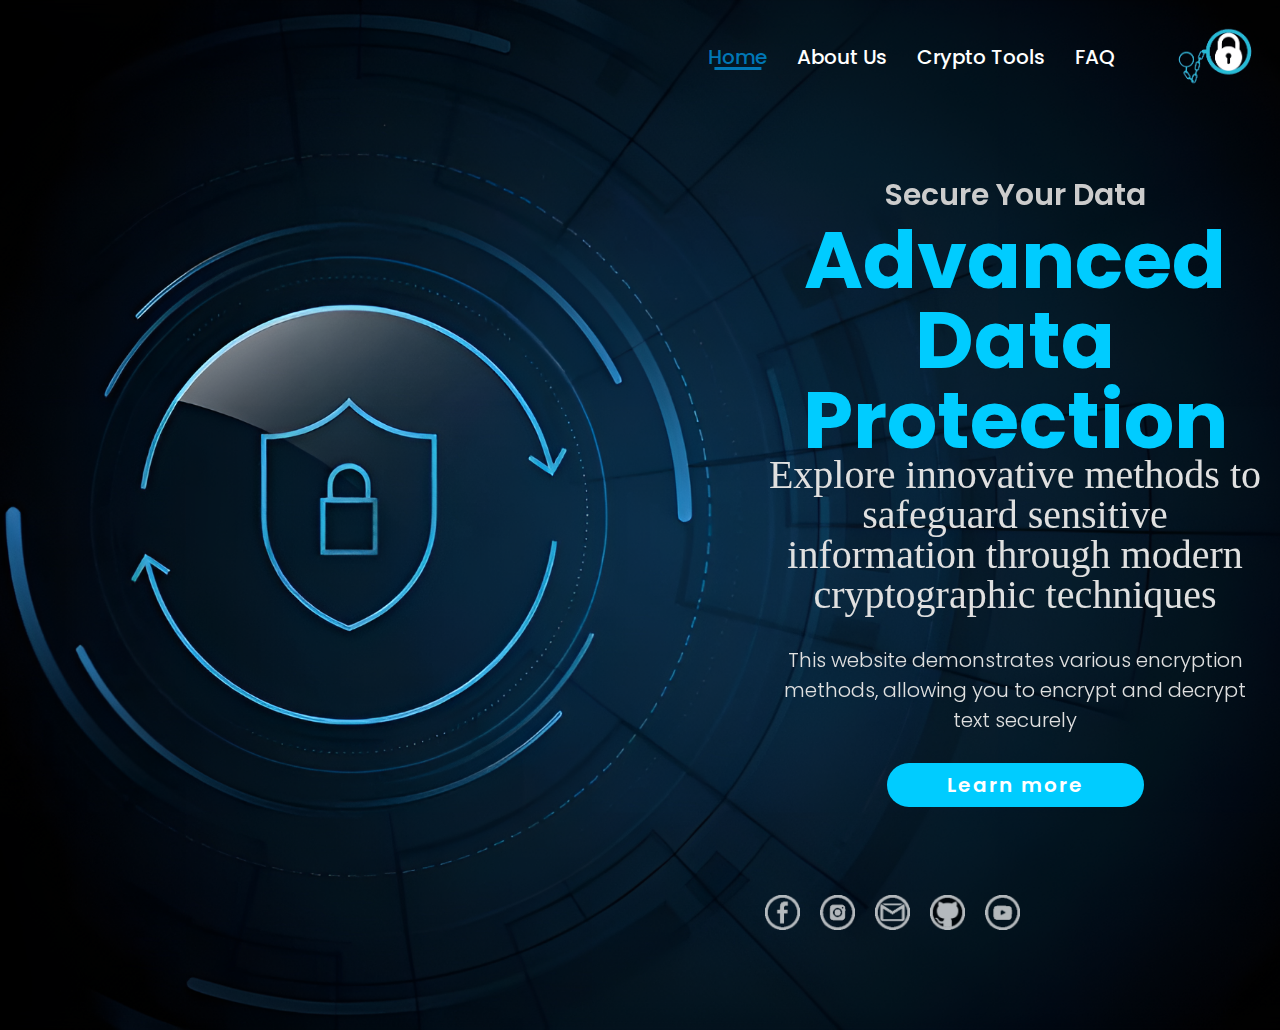
<file: index.html>
<!DOCTYPE html>
<html lang="en">
<head>
    <meta charset="UTF-8">
    <meta name="viewport" content="width=device-width, initial-scale=1.0">

    <link rel="stylesheet" href="css/nullstyle.css">
    <link rel="stylesheet" href="css/style.css">
    <link rel="stylesheet" href="css/media.css">

    <link href="https://fonts.googleapis.com/css2?family=Poppins:wght@400;500;600;700&display=swap" rel="stylesheet">

    <link rel="icon" type="image/x-icon" href="image/icon.ico">
    <title>Crypto Monocle</title>
</head>
<body>
    <div class="wrapper-home">
        <header class="header">
            <div class="container">
                <div class="header_inner">
                    <nav class="menu">
                        <ul class="menu_list">
                            <li class="menu_item">
                                <a href="index.html" class="menu_link active">Home</a>
                            </li>
                            <li class="menu_item">
                                <a href="about.html" class="menu_link">About Us</a>
                            </li>
                            <li class="menu_item">
                                <a href="#" class="menu_link">Crypto Tools</a>
                            </li>
                            <li class="menu_item">
                                <a href="faq.html" class="menu_link">FAQ</a>
                            </li>
                        </ul>
                    </nav>
                    <a href="index.html" class="header_logo">
                        <img src="image/logo.png" alt="logo" class="logo_img">
                    </a>
                    <div class="header_burger">
                        <span></span>
                    </div>
                </div>
            </div>
        </header>

        <main class="main">

            <section class="home">
                <div class="container">
                    <div class="home_inner">
                        <div class="home_subtitle">Secure Your Data</div>
                        <h1 class="home_title">Advanced Data Protection</h1>
                        <div class="home_descr">Explore innovative methods to safeguard sensitive information through modern cryptographic techniques</div>
                        <p class="home_text">This website demonstrates various encryption methods, allowing you to encrypt and decrypt text securely</p>
                        <div class="home_button">
                            <a href="about.html" class="home_link">Learn more</a>
                        </div>
                        <div class="home_social">
                            <a href="#" class="home_social--link">
                                <img src="image/icon/Facebook.png" alt="social" class="social_img">
                            </a>
                            <a href="#" class="home_social--link">
                                <img src="image/icon/Instagram.png" alt="social" class="social_img">
                            </a>
                            <a href="#" class="home_social--link tooltip" id="copy-email">
                                <img src="image/icon/Gmail.png" alt="social" class="social_img">
                                <span class="tooltip-text">Email: cryptomonocle@gmail.com</span>
                            </a>
                            <a href="#" class="home_social--link">
                                <img src="image/icon/Github.png" alt="social" class="social_img">
                            </a>
                            <a href="#" class="home_social--link">
                                <img src="image/icon/Youtube.png" alt="social" class="social_img">
                            </a>
                        </div>
                    </div>
                </div>
            </section>
        </main>
    </div>

    <script src="js/scrollreveal.min.js"></script>
	<script src="https://code.jquery.com/jquery-3.6.1.min.js"></script>
	<script src="js/slick.min.js"></script>
	<script src="js/script.js"></script>
</body>
</html>
</file>
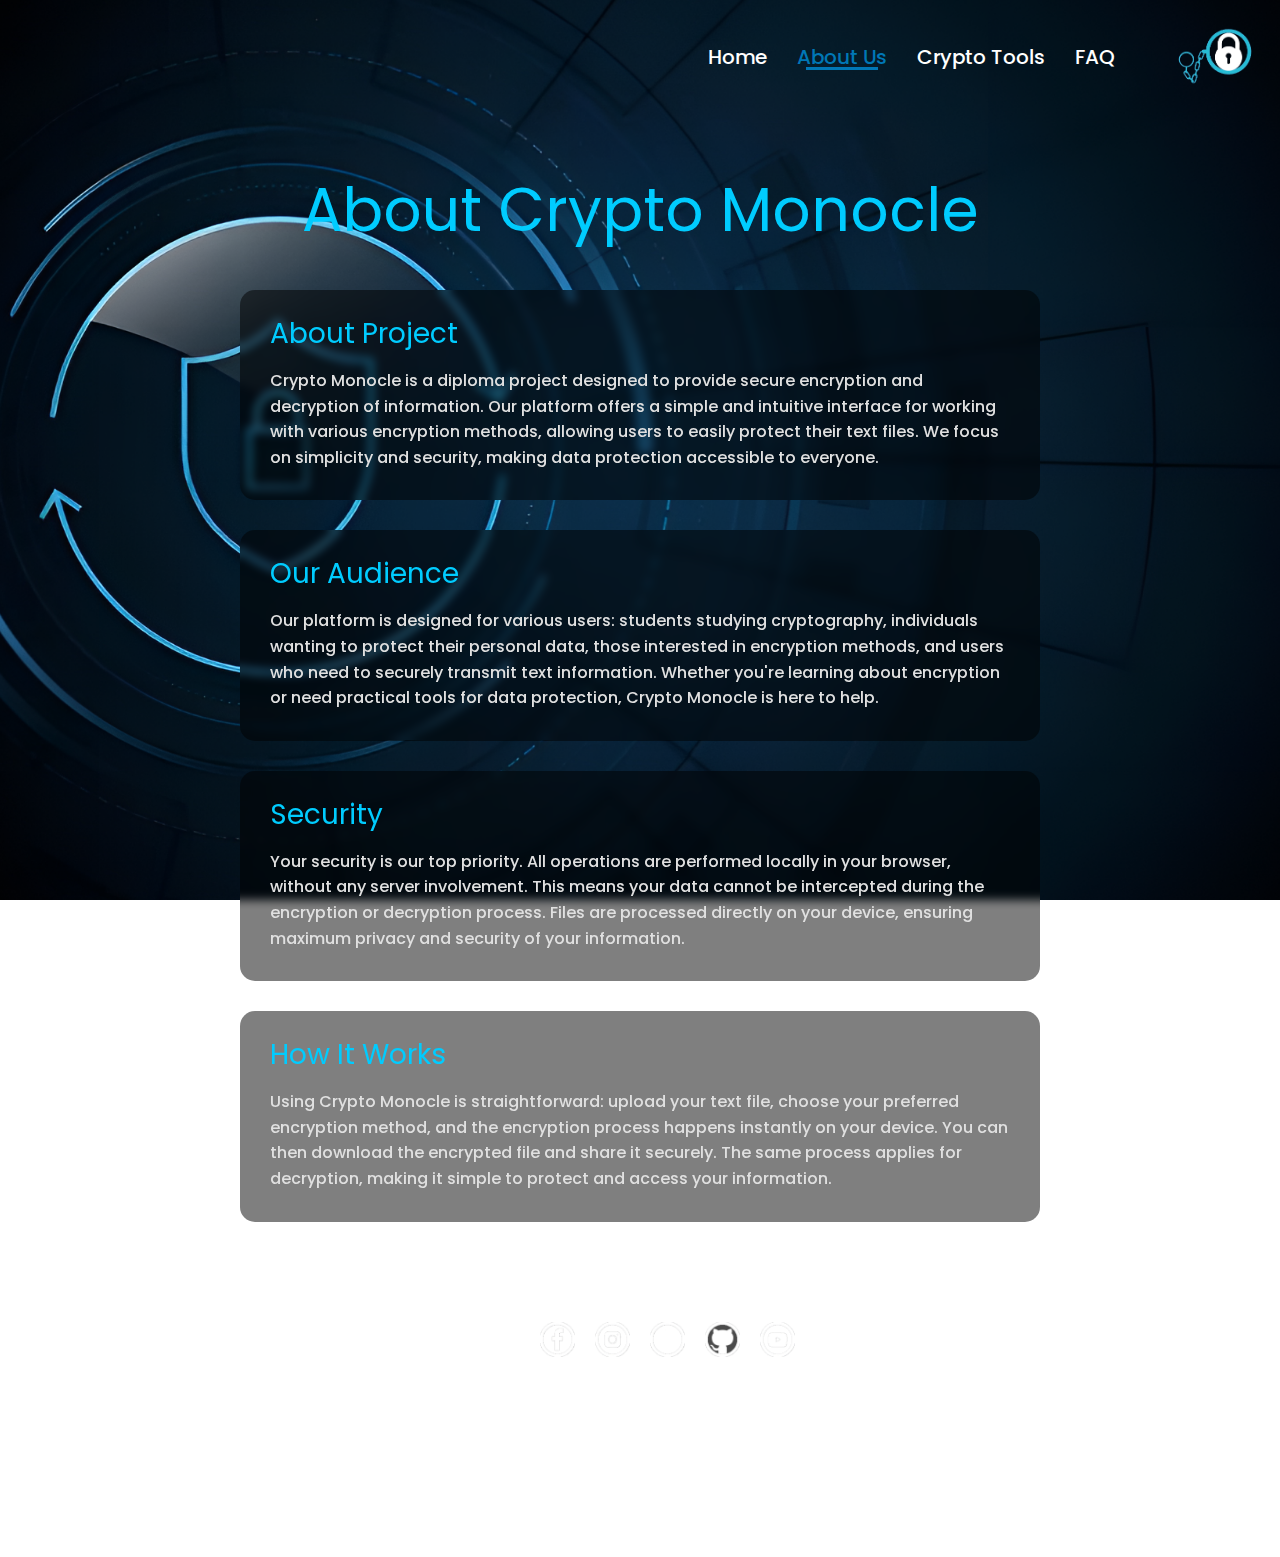
<file: about.html>
<!DOCTYPE html>
<html lang="en">
<head>
    <meta charset="UTF-8">
    <meta name="viewport" content="width=device-width, initial-scale=1.0">

    <link rel="stylesheet" href="css/nullstyle.css">
    <link rel="stylesheet" href="css/style.css">
    <link rel="stylesheet" href="css/media.css">

    <link href="https://fonts.googleapis.com/css2?family=Poppins:wght@400;500;600;700&display=swap" rel="stylesheet">

    <link rel="icon" type="image/x-icon" href="image/icon.ico">
    <title>About Us</title>
</head>
<body>
    <div class="wrapper">
        <header class="header">
            <div class="container">
                <div class="header_inner">
                    <nav class="menu">
                        <ul class="menu_list">
                            <li class="menu_item">
                                <a href="index.html" class="menu_link">Home</a>
                            </li>
                            <li class="menu_item">
                                <a href="about.html" class="menu_link active">About Us</a>
                            </li>
                            <li class="menu_item">
                                <a href="#" class="menu_link">Crypto Tools</a>
                            </li>
                            <li class="menu_item">
                                <a href="faq.html" class="menu_link">FAQ</a>
                            </li>
                        </ul>
                    </nav>
                    <a href="index.html" class="header_logo">
                        <img src="image/logo.png" alt="logo" class="logo_img">
                    </a>
                    <div class="header_burger">
                        <span></span>
                    </div>
                </div>
            </div>
        </header>

        <main class="main">

            <section class="about">
                <div class="container">
                    <div class="about_inner">
                        <h1 class="about_title">About Crypto Monocle</h1>
                        
                        <div class="about_block">
                            <h2 class="about_subtitle">About Project</h2>
                            <p class="about_text">
                                Crypto Monocle is a diploma project designed to provide secure encryption and decryption of information. Our platform offers a simple and intuitive interface for working with various encryption methods, allowing users to easily protect their text files. We focus on simplicity and security, making data protection accessible to everyone.
                            </p>
                        </div>

                        <div class="about_block">
                            <h2 class="about_subtitle">Our Audience</h2>
                            <p class="about_text">
                                Our platform is designed for various users: students studying cryptography, individuals wanting to protect their personal data, those interested in encryption methods, and users who need to securely transmit text information. Whether you're learning about encryption or need practical tools for data protection, Crypto Monocle is here to help.
                            </p>
                        </div>

                        <div class="about_block">
                            <h2 class="about_subtitle">Security</h2>
                            <p class="about_text">
                                Your security is our top priority. All operations are performed locally in your browser, without any server involvement. This means your data cannot be intercepted during the encryption or decryption process. Files are processed directly on your device, ensuring maximum privacy and security of your information.
                            </p>
                        </div>

                        <div class="about_block">
                            <h2 class="about_subtitle">How It Works</h2>
                            <p class="about_text">
                                Using Crypto Monocle is straightforward: upload your text file, choose your preferred encryption method, and the encryption process happens instantly on your device. You can then download the encrypted file and share it securely. The same process applies for decryption, making it simple to protect and access your information.
                            </p>
                        </div>
                        <div class="home_inner">
                            <div class="home_social">
                                <a href="#" class="home_social--link">
                                    <img src="image/icon/Facebook.png" alt="social" class="social_img">
                                </a>
                                <a href="#" class="home_social--link">
                                    <img src="image/icon/Instagram.png" alt="social" class="social_img">
                                </a>
                                <a href="#" class="home_social--link tooltip" id="copy-email">
                                    <img src="image/icon/Gmail.png" alt="social" class="social_img">
                                    <span class="tooltip-text">Email: cryptomonocle@gmail.com</span>
                                </a>
                                <a href="#" class="home_social--link">
                                    <img src="image/icon/Github.png" alt="social" class="social_img">
                                </a>
                                <a href="#" class="home_social--link">
                                    <img src="image/icon/Youtube.png" alt="social" class="social_img">
                                </a>
                            </div>
                        </div>
                    </div>
                </div>
            </section>
        </main>
    </div>

    <script src="js/scrollreveal.min.js"></script>
    <script src="https://code.jquery.com/jquery-3.6.1.min.js"></script>
    <script src="js/slick.min.js"></script>
    <script src="js/script.js"></script>
</body>
</html>
</file>
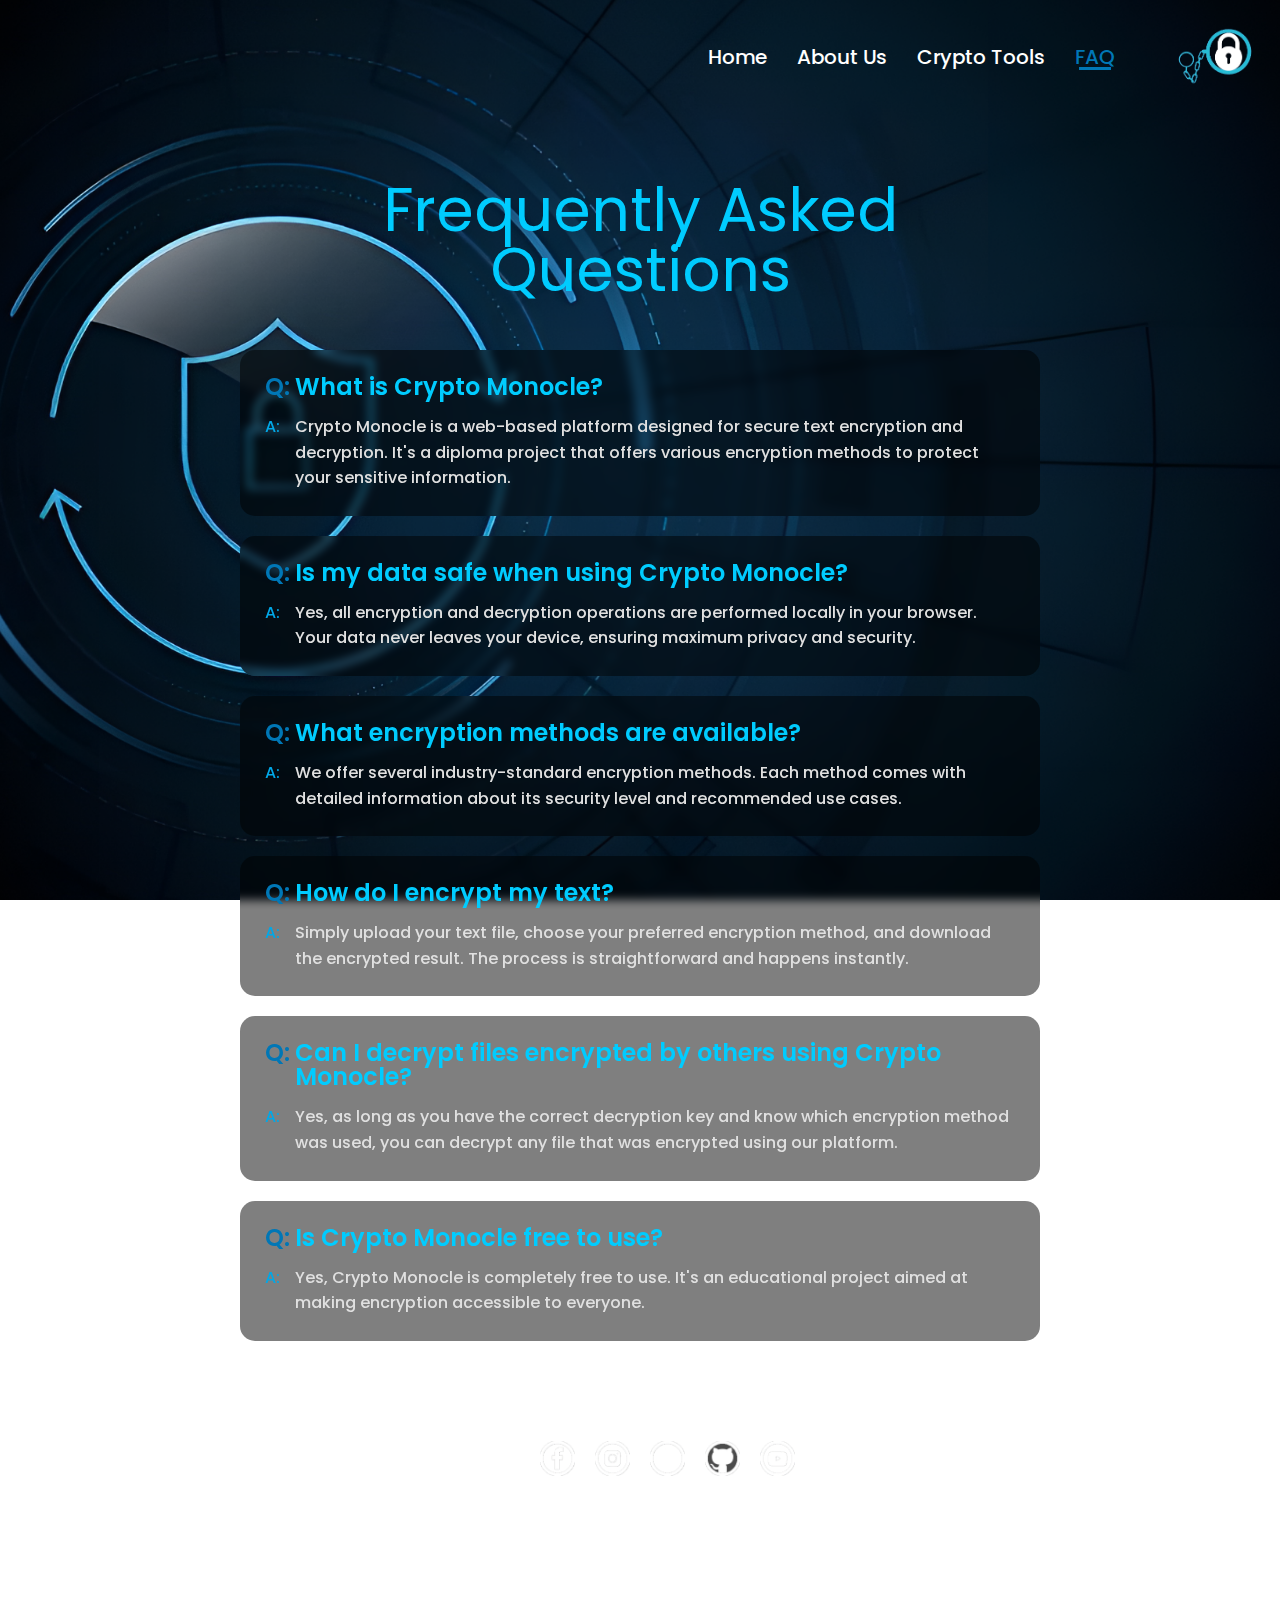
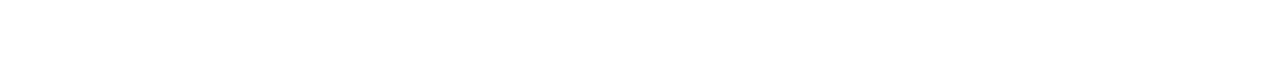
<file: faq.html>
<!DOCTYPE html>
<html lang="en">
<head>
    <meta charset="UTF-8">
    <meta name="viewport" content="width=device-width, initial-scale=1.0">

    <link rel="stylesheet" href="css/nullstyle.css">
    <link rel="stylesheet" href="css/style.css">
    <link rel="stylesheet" href="css/media.css">

    <link href="https://fonts.googleapis.com/css2?family=Poppins:wght@400;500;600;700&display=swap" rel="stylesheet">

    <link rel="icon" type="image/x-icon" href="image/icon.ico">
    <title>FAQ</title>
</head>
<body>
    <div class="wrapper">
        <header class="header">
            <div class="container">
                <div class="header_inner">
                    <nav class="menu">
                        <ul class="menu_list">
                            <li class="menu_item">
                                <a href="index.html" class="menu_link">Home</a>
                            </li>
                            <li class="menu_item">
                                <a href="about.html" class="menu_link">About Us</a>
                            </li>
                            <li class="menu_item">
                                <a href="#" class="menu_link">Crypto Tools</a>
                            </li>
                            <li class="menu_item">
                                <a href="faq.html" class="menu_link active">FAQ</a>
                            </li>
                        </ul>
                    </nav>
                    <a href="index.html" class="header_logo">
                        <img src="image/logo.png" alt="logo" class="logo_img">
                    </a>
                    <div class="header_burger">
                        <span></span>
                    </div>
                </div>
            </div>
        </header>

        <main class="main">

            <section class="faq">
                <div class="container">
                    <div class="faq_inner">
                        <h1 class="faq_title">Frequently Asked Questions</h1>
                        
                        <div class="faq_list">
                            <div class="faq_item">
                                <div class="faq_question">What is Crypto Monocle?</div>
                                <div class="faq_answer">Crypto Monocle is a web-based platform designed for secure text encryption and decryption. It's a diploma project that offers various encryption methods to protect your sensitive information.</div>
                            </div>

                            <div class="faq_item">
                                <div class="faq_question">Is my data safe when using Crypto Monocle?</div>
                                <div class="faq_answer">Yes, all encryption and decryption operations are performed locally in your browser. Your data never leaves your device, ensuring maximum privacy and security.</div>
                            </div>

                            <div class="faq_item">
                                <div class="faq_question">What encryption methods are available?</div>
                                <div class="faq_answer">We offer several industry-standard encryption methods. Each method comes with detailed information about its security level and recommended use cases.</div>
                            </div>

                            <div class="faq_item">
                                <div class="faq_question">How do I encrypt my text?</div>
                                <div class="faq_answer">Simply upload your text file, choose your preferred encryption method, and download the encrypted result. The process is straightforward and happens instantly.</div>
                            </div>

                            <div class="faq_item">
                                <div class="faq_question">Can I decrypt files encrypted by others using Crypto Monocle?</div>
                                <div class="faq_answer">Yes, as long as you have the correct decryption key and know which encryption method was used, you can decrypt any file that was encrypted using our platform.</div>
                            </div>

                            <div class="faq_item">
                                <div class="faq_question">Is Crypto Monocle free to use?</div>
                                <div class="faq_answer">Yes, Crypto Monocle is completely free to use. It's an educational project aimed at making encryption accessible to everyone.</div>
                            </div>
                        </div>

                        <div class="home_inner">
                            <div class="home_social">
                                <a href="#" class="home_social--link">
                                    <img src="image/icon/Facebook.png" alt="social" class="social_img">
                                </a>
                                <a href="#" class="home_social--link">
                                    <img src="image/icon/Instagram.png" alt="social" class="social_img">
                                </a>
                                <a href="#" class="home_social--link tooltip" id="copy-email">
                                    <img src="image/icon/Gmail.png" alt="social" class="social_img">
                                    <span class="tooltip-text">Email: cryptomonocle@gmail.com</span>
                                </a>
                                <a href="#" class="home_social--link">
                                    <img src="image/icon/Github.png" alt="social" class="social_img">
                                </a>
                                <a href="#" class="home_social--link">
                                    <img src="image/icon/Youtube.png" alt="social" class="social_img">
                                </a>
                            </div>
                        </div>
                    </div>
                </div>
            </section>
        </main>
    </div>

    <script src="js/scrollreveal.min.js"></script>
    <script src="https://code.jquery.com/jquery-3.6.1.min.js"></script>
    <script src="js/slick.min.js"></script>
    <script src="js/script.js"></script>
</body>
</html>
</file>
<file: css/nullstyle.css>
*{
	padding: 0;
	margin: 0;
	border: 0;
}

*,*::before,*::after{
	-moz-box-sizing: border-box;
	-webkit-box-sizing: border-box;
	box-sizing: border-box;
}

:focus:active{
	outline: none;
}
a:focus,a:active{
	outline: none;
}

nav,footer,header,aside{
	display: block;
}

html,body{
	height: 100%;
	width: 100%;
	font-size: 100%;
	line-height: 1;
	font-size: 20px;
	-ms-text-size-adjust: 100%;
	-moz-text-size-adjust: 100%;
	-webkit-text-size-adjust: 100%;
}

input,button,textarea{
	font-family: 'Poppins', sans-serif;
	outline: none;
}

input::-ms-clear{
	display: none;
}
button{
	cursor: pointer;
}
button::-moz-focus-inner{
	padding:0;border:0;
}
a, a:visited{
	text-decoration: none;
}
a:hover{
	text-decoration: none;
}
ul li{
	list-style: none;
}
img{
	vertical-align: top;
}
h1,h2,h3,h4,h5,h6{
	font-size: inherit;font-weight: 400;
}


body{
	font-family: 'Roboto Mono', monospace;
}
</file>
<file: css/style.css>
@font-face {
    font-family: "Reey";
    src: url('../fonts/ReeyRegular.woff2');
}

html{
    scroll-behavior: smooth;
}

body{
    font-family: "Poppins", sans-serif;
    font-weight: 500;
    color: #FFFFFF;
}

::-webkit-scrollbar{
    width: 10px;
}

::-webkit-scrollbar-track{
    background-color: #2C2F33;
}

::-webkit-scrollbar-thumb{
    background-color: #0077B6;
}

::-webkit-scrollbar-thumb:hover {
    background-color: #00A8E8;
}

.container{
    max-width: 1430px;
    margin: 0 auto;
    padding: 0 15px;
}

.wrapper{
    display: flex;
    flex-direction: column;
    min-height: 100vh;
    background-image: url('../image/background_fixed.png');
    background-repeat: no-repeat;
    background-size: cover;
    background-position: 40% 50%;
    background-attachment: fixed;
}

.wrapper-home{
    display: flex;
    flex-direction: column;
    min-height: 100vh;
    background-image: url('../image/background.png');
    background-repeat: no-repeat;
    background-size: cover;
    background-position: 40% 50%;
}

.main{
    min-height: 100%;
    flex: 1 1 auto;
}

.header{
    padding: 20px 0;
    height: 80px;
    width: 100%;
    top: 0;
    right: 0;
    position: relative;
    z-index: 5;
}

.home{
    padding-top: 100px;
}

.header_inner{
    display: flex;
    align-items: center;
    justify-content: end;
}

.menu_list{
    display: flex;
    align-items: center;
}

.menu_item{
    margin-left: 30px;
}

.menu_item:first-child{
    margin-left: 0;
}

.menu_link{
    color: #FFFFFF;
    font-size: 20px;
    position: relative;
}

.menu_link::after{
    content: '';
    display: block;
    position: absolute;
    width: 0;
    height: 3px;
    background-color: #0077B6;
    transform: translate(-50%);
    left:50%;
    transition: all 0.3s ease-in-out;
}

.menu_link:hover{
    color: #0077B6;
}

.menu_link:hover::after{
    width: 80%;
}

.header_logo{
    margin-left: 50px;
}

.logo_img{
    max-width: 100px;
}

.home_inner{
    text-align: right;
    max-width: 500px;
    text-align: center;
    margin-left: auto;
}

.home_subtitle{
    font-weight: 600;
    color: #CCCCCC;
    font-size: 30px;
    margin-bottom: 10px;
}

.home_title{
    font-size: 80px;
    font-weight: 700;
    color: #00CCFF;
}

.home_descr{
    font-family: 'Robot';
    font-size: 40px;
    color: #E0E0E0;
    margin-top: -5px;
    margin-bottom: 30px;
}

.home_text{
    color: #E0E0E0;
    font-size: 20px;
    font-weight: 300;
    line-height: 30px;
    margin-bottom: 40px;
}

.home_link{
    font-weight: 600;
    color: #FFFFFF;
    background-color: #00CCFF; 
    padding: 8px 60px;
    border-radius: 30px;
    letter-spacing: 2px;
    transition: all 0.3s ease-in-out;
}

.home_link:hover{
    background-color: #0077B6;
}

.home_social{
    text-align: left;
    margin-top: 100px;
    opacity: 0.7;
    padding-bottom: 100px;
}

.home_social--link{
    margin-left: 15px;
}

.home_social--link:first-child{
    margin-left: 0;
}

.social_img{
    width: 35px;
    height: 35px;
    transition: all 0.3s ease-in-out;
}

.social_img:hover{
    transform: rotate(-15deg);
}

.tooltip {
    position: relative;
    display: inline-block;
    cursor: pointer;
}

.tooltip-text {
    visibility: hidden;
    max-width: 300px;
    background-color: #00A8E8;
    color: #fff;
    text-align: center;
    padding: 5px;
    border-radius: 5px;

    position: absolute;
    top: -40px;
    left: 50%;
    transform: translateX(-50%);
    z-index: 10;

    opacity: 0;
    transition: opacity 0.3s;
}

.tooltip:hover .tooltip-text {
    visibility: visible;
    opacity: 1;
}

#copy-message {
    visibility: hidden;
    position: fixed;
    bottom: 20px;
    left: 50%;
    transform: translateX(-50%);
    background-color: #0077B6;
    color: #fff;
    padding: 10px 20px;
    border-radius: 5px;
    opacity: 0;
    transition: opacity 0.3s ease-in-out;
    font-size: 16px;
}

.menu_link.active {
    color: #0077B6;
}

.menu_link.active::after {
    width: 80%;
}

/* ----------------------------------------------------------------------------- */

.about {
    padding: 100px 0;
}

.about_inner {
    max-width: 800px;
    margin: 0 auto;
}

.about_title {
    font-size: 60px;
    color: #00CCFF;
    text-align: center;
    margin-bottom: 50px;
}

.about_block {
    background: rgba(0, 0, 0, 0.5);
    padding: 30px;
    border-radius: 15px;
    margin-bottom: 30px;
    backdrop-filter: blur(5px);
}

.about_subtitle {
    color: #00CCFF;
    font-size: 28px;
    margin-bottom: 20px;
}

.about_text {
    color: #E0E0E0;
    font-size: 16px;
    line-height: 1.6;
}

/* ----------------------------------------------------------------------- */

.faq {
    padding: 100px 0;
}

.faq_inner {
    max-width: 800px;
    margin: 0 auto;
}

.faq_title {
    font-size: 60px;
    color: #00CCFF;
    text-align: center;
    margin-bottom: 50px;
}

.faq_list {
    display: flex;
    flex-direction: column;
    gap: 20px;
    margin-bottom: 50px;
}

.faq_item {
    background: rgba(0, 0, 0, 0.5);
    padding: 25px;
    border-radius: 15px;
    backdrop-filter: blur(5px);
    transition: transform 0.3s ease;
}

.faq_item:hover {
    transform: translateX(10px);
}

.faq_question {
    color: #00CCFF;
    font-size: 24px;
    font-weight: 600;
    margin-bottom: 15px;
    position: relative;
    padding-left: 30px;
}

.faq_question::before {
    content: "Q:";
    position: absolute;
    left: 0;
    color: #0077B6;
}

.faq_answer {
    color: #E0E0E0;
    font-size: 16px;
    line-height: 1.6;
    padding-left: 30px;
    position: relative;
}

.faq_answer::before {
    content: "A:";
    position: absolute;
    left: 0;
    color: #00A8E8;
}
</file>
<file: css/media.css>
@media(max-width:867.98px){
    .body.lock{
        overflow: hidden;
    }

    .wrapper{
        position: relative;
    }

    .wrapper::before{
        content: '';
        background-color: rgba(0, 0, 0, 0.5);
        width: 100%;
        height: 100%;
        position: absolute;
        top: 0;
        left: 0;
        z-index: 2;
    }

    .header{
        position: relative;
        z-index: 50;
    }

    .header_logo{
        position: relative;
        z-index: 5;
        margin-left: 0;
    }

    .header_inner{
        display: flex;
        justify-content: space-between;
    }

    .header_burger{
        display: block;
        position: relative;
        width: 36px;
        height: 25px;
        z-index: 5;
    }

    .header_burger::before, 
    .header_burger::after, 
    .header_burger span{
        content: '';
        position: absolute;
        height: 3px;
        background-color: #FFFFFF;
        width: 100%;
        transition: all 0.3s ease-in-out;
    }
    
    .header_burger::before{
        top: 0;
    }
    
    .header_burger::after{
        bottom: 0;
    }
    
    .header_burger span{
        top: 11px;
        transition: all 0.3s ease-in-out;
    }

    .header_burger.active::after{
		transform: rotate(-45deg);
		bottom: 11px;
	}
	.header_burger.active::before{
		transform: rotate(45deg);
		top: 11px;
	}
	.header_burger.active span{
		transform: scale(0);
	}

    .menu{
        position: fixed;
        top: 0;
        width: 100%;
        height: 100%;
        right: -100%;
        background-color: rgba(0, 0, 0, 0.8);
        padding: 150px 15px 0 0;
        overflow: auto;
        transition: all 0.3s ease-in-out;
        z-index: 5;
    }

    .menu.active{
        right: 0;
    }

    .menu_list{
        display: block;
        text-align: right;
    }

    .menu_item{
        margin-bottom: 40px;
    }

    .menu_link{
        font-size: 32px;
        color: #FFFFFF;
    }

    .home_inner{
        position: relative;
        z-index: 5;
        display: block;
        margin: 0 auto;
    }

    .home_descr{
        color: #E0E0E0;
    }

    .home_social{
        text-align: center;
    }

    .faq_title {
        font-size: 48px;
    }
    
    .faq_question {
        font-size: 20px;
    }
    
    .faq_answer {
        font-size: 14px;
    }
}

@media(max-width:500.98px){
    .home_title{
        font-size: calc(50px + (80 - 50) * ((100vw - 320px) / (500 - 320)));
    }

    .home_descr{
        font-size: calc(30px + (45 - 30) * ((100vw - 320px) / (500 - 320)));
    }

    .home_text{
        font-size: calc(14px + (20 - 14) * ((100vw - 320px) / (500 - 320)));
    }

    .faq_title {
        font-size: calc(36px + (48 - 36) * ((100vw - 320px) / (500 - 320)));
    }
    
    .faq_item {
        padding: 20px;
    }
    
    .faq_question {
        font-size: 18px;
    }
}
</file>
